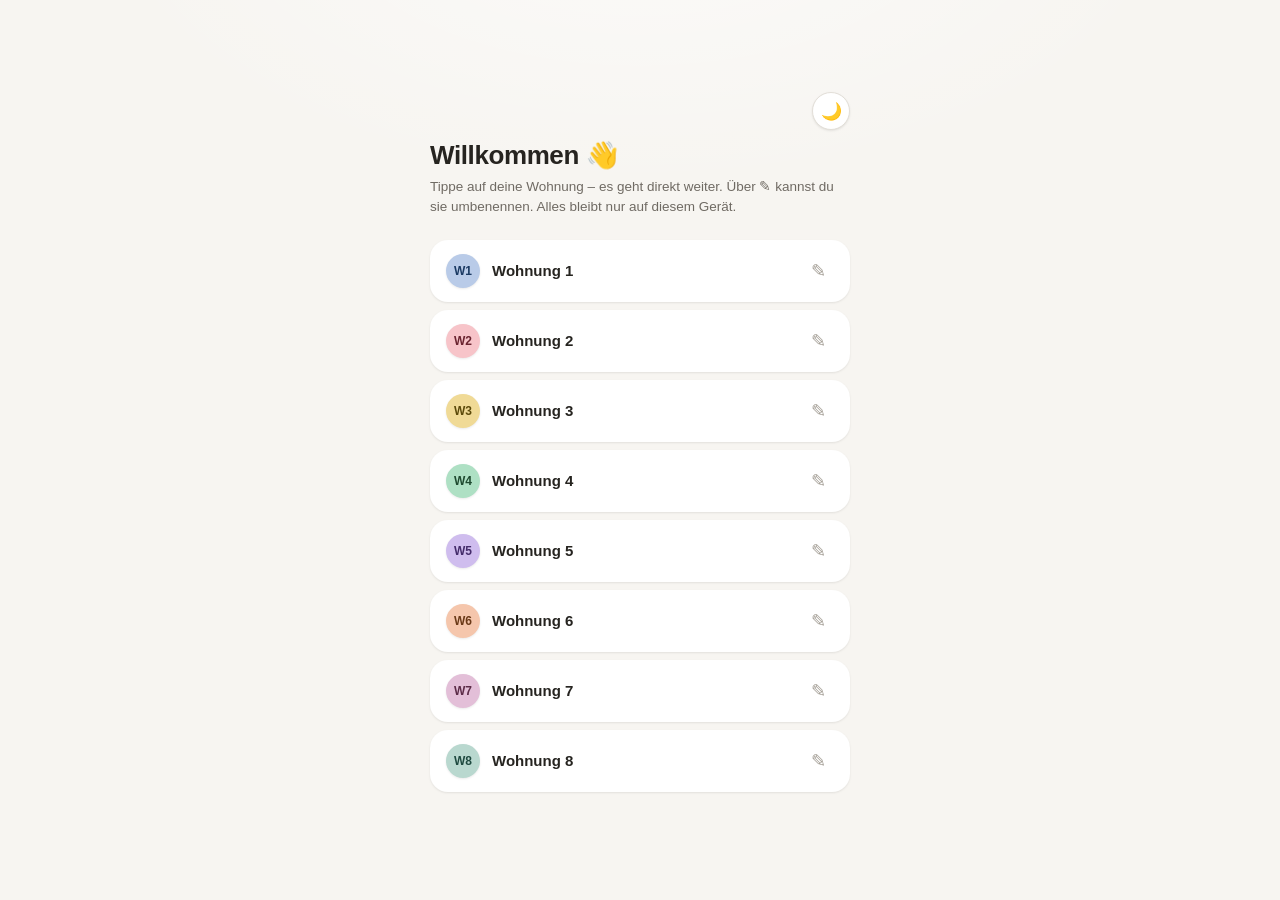
<file: index.html>
<!DOCTYPE html>
<html lang="de">
<head>
<meta charset="UTF-8">
<meta name="viewport" content="width=device-width, initial-scale=1, viewport-fit=cover, maximum-scale=1">
<title>Kehrwochenplan</title>
<meta name="theme-color" content="#F7F5F1">
<meta name="mobile-web-app-capable" content="yes">
<meta name="apple-mobile-web-app-capable" content="yes">
<meta name="apple-mobile-web-app-status-bar-style" content="default">
<meta name="apple-mobile-web-app-title" content="Kehrwoche">
<link rel="manifest" href="manifest.json">
<link rel="apple-touch-icon" href="icons/icon-180.png">
<link rel="icon" href="icons/icon-192.png">
<link rel="stylesheet" href="style.css">
<script>
  // Theme vor dem ersten Paint setzen, um Flackern zu vermeiden.
  (function () {
    try {
      var p = JSON.parse(localStorage.getItem("kw_theme"));
      var dark = p === "dark" || ((p == null || p === "auto") &&
        window.matchMedia && window.matchMedia("(prefers-color-scheme: dark)").matches);
      document.documentElement.dataset.theme = dark ? "dark" : "light";
    } catch (e) {}
  })();
</script>
</head>
<body>
<div class="app">

  <!-- Erstbesuch: Wohnung auswählen -->
  <section id="onboarding" class="onboarding">
    <div class="topbar">
      <button class="theme-toggle icon-btn" type="button" aria-label="Dunkelmodus umschalten"></button>
    </div>
    <h1>Willkommen 👋</h1>
    <p class="sub">Tippe auf deine Wohnung – es geht direkt weiter. Über ✎ kannst du sie umbenennen. Alles bleibt nur auf diesem Gerät.</p>
    <div id="wohnungGrid" class="wohnung-list"></div>
  </section>

  <!-- Hauptansicht -->
  <section id="main">

    <header id="header" class="header">
      <div class="header-left">
        <div id="avatar" class="avatar"></div>
        <div class="header-labels">
          <p class="header-eyebrow">Deine Wohnung</p>
          <p id="headerTitle" class="header-title"></p>
        </div>
      </div>
      <div class="header-right">
        <button class="theme-toggle icon-btn" type="button" aria-label="Dunkelmodus umschalten"></button>
        <button id="changeWohnungBtn" class="link-btn">Ändern</button>
      </div>
    </header>

    <div class="week-nav">
      <button id="prevWeek" class="nav-btn" aria-label="Vorherige Woche">‹</button>
      <span id="weekLabel" class="week-label"></span>
      <button id="nextWeek" class="nav-btn" aria-label="Nächste Woche">›</button>
    </div>

    <div id="weekCard" class="week-card">
      <p id="headline" class="headline"></p>
      <p id="subline" class="subline"></p>
      <span id="weekTag" class="tag hidden"></span>
    </div>

    <div id="actions" class="actions"></div>

    <div id="panel" class="panel hidden"></div>

    <textarea id="noteField" class="note-field" placeholder="Notiz für dich selbst zu dieser Woche..."></textarea>

    <div class="countdown">
      <span id="countdownText"></span>
    </div>
    <div class="countdown countdown-next">
      <span id="countdownNext"></span>
    </div>

  </section>
</div>

<script src="app.js"></script>
</body>
</html>
</file>
<file: style.css>
:root {
  --bg: #F7F5F1;
  --card-bg: #FFFFFF;
  --text-primary: #262420;
  --text-secondary: #6F6A63;
  --text-muted: #A29C93;
  --border: #E3DFD8;
  --border-strong: #CFC9BF;
  --radius-lg: 30px;
  --radius-md: 18px;
  --radius-sm: 12px;
  --radius-pill: 999px;
  --shadow-sm: 0 1px 2px rgba(20,18,15,0.04), 0 1px 3px rgba(20,18,15,0.05);
  --shadow-md: 0 6px 18px rgba(20,18,15,0.07), 0 2px 6px rgba(20,18,15,0.04);
  --shadow-lg: 0 18px 40px rgba(20,18,15,0.12), 0 6px 14px rgba(20,18,15,0.06);
  --ring: 0 0 0 3px rgba(120,110,95,0.28);
  --glass: rgba(0,0,0,0.06);
  --safe-top: env(safe-area-inset-top, 0px);
  --safe-bottom: env(safe-area-inset-bottom, 0px);

  --w1-base:#E4EAF4; --w1-strong:#B9CBE8; --w1-border:#6B8CC7; --w1-text:#1B3A63;
  --w2-base:#FCE8EA; --w2-strong:#F7C4C9; --w2-border:#D97C88; --w2-text:#6B2430;
  --w3-base:#FCF3DC; --w3-strong:#F0DA96; --w3-border:#C9A227; --w3-text:#5C4A0A;
  --w4-base:#E1F2E9; --w4-strong:#AEE0C4; --w4-border:#5FA97D; --w4-text:#1F4A30;
  --w5-base:#EEE6F7; --w5-strong:#CFBDEE; --w5-border:#9B7FD4; --w5-text:#442C6B;
  --w6-base:#FCE9E0; --w6-strong:#F5C6AC; --w6-border:#D98A5A; --w6-text:#6B3A18;
  --w7-base:#F3E6EF; --w7-strong:#E3BFD8; --w7-border:#B876A0; --w7-text:#5C2C48;
  --w8-base:#E5EFEC; --w8-strong:#B9D8CF; --w8-border:#5FA491; --w8-text:#1F4A40;
}

:root[data-theme="dark"] {
  --bg: #14120F;
  --card-bg: #201D19;
  --text-primary: #F1EDE6;
  --text-secondary: #B7B1A7;
  --text-muted: #837C72;
  --border: #322E28;
  --border-strong: #47423B;
  --shadow-sm: 0 1px 2px rgba(0,0,0,0.5);
  --shadow-md: 0 8px 22px rgba(0,0,0,0.5), 0 2px 6px rgba(0,0,0,0.4);
  --shadow-lg: 0 22px 48px rgba(0,0,0,0.6), 0 6px 16px rgba(0,0,0,0.45);
  --ring: 0 0 0 3px rgba(255,255,255,0.18);
  --glass: rgba(255,255,255,0.08);
}

* { box-sizing: border-box; }

html, body {
  margin: 0;
  padding: 0;
  background: var(--bg);
  color: var(--text-primary);
  font-family: -apple-system, BlinkMacSystemFont, "Segoe UI", Roboto, "Helvetica Neue", Arial, sans-serif;
  -webkit-tap-highlight-color: transparent;
  -webkit-font-smoothing: antialiased;
  text-rendering: optimizeLegibility;
}

body {
  min-height: 100vh;
  display: flex;
  justify-content: center;
  padding: calc(var(--safe-top) + 20px) 16px calc(var(--safe-bottom) + 24px);
  background:
    radial-gradient(900px 480px at 50% -12%, rgba(255,255,255,0.6), rgba(255,255,255,0) 62%),
    var(--bg);
  transition: background-color 0.3s ease;
}
:root[data-theme="dark"] body {
  background:
    radial-gradient(900px 480px at 50% -12%, rgba(255,255,255,0.05), rgba(255,255,255,0) 62%),
    var(--bg);
}

.app {
  width: 100%;
  max-width: 420px;
  animation: appIn 0.5s cubic-bezier(0.22, 1, 0.36, 1) both;
}

.hidden { display: none !important; }

/* Header */
.header {
  display: flex;
  align-items: center;
  justify-content: space-between;
  margin-bottom: 20px;
}

.header-left {
  display: flex;
  align-items: center;
  gap: 11px;
}

.header-right {
  display: flex;
  align-items: center;
  gap: 8px;
}

.avatar {
  width: 42px;
  height: 42px;
  border-radius: 50%;
  display: flex;
  align-items: center;
  justify-content: center;
  font-size: 14px;
  font-weight: 700;
  box-shadow: var(--shadow-sm);
}

.header-labels p { margin: 0; }
.header-eyebrow { font-size: 11px; color: var(--text-muted); letter-spacing: 0.2px; }
.header-title { font-size: 16px; font-weight: 700; letter-spacing: -0.2px; }

.link-btn {
  background: var(--card-bg);
  border: 0.5px solid var(--border);
  border-radius: var(--radius-pill);
  color: var(--text-secondary);
  font-size: 12px;
  font-weight: 500;
  padding: 7px 14px;
  cursor: pointer;
  box-shadow: var(--shadow-sm);
  transition: transform 0.12s ease, box-shadow 0.15s ease;
}
.link-btn:active { transform: scale(0.96); }

.icon-btn {
  width: 38px;
  height: 38px;
  border-radius: 50%;
  display: flex;
  align-items: center;
  justify-content: center;
  font-size: 17px;
  line-height: 1;
  background: var(--card-bg);
  border: 0.5px solid var(--border);
  color: var(--text-primary);
  cursor: pointer;
  box-shadow: var(--shadow-sm);
  transition: transform 0.12s ease, box-shadow 0.15s ease;
}
.icon-btn:active { transform: scale(0.9); }

/* Week nav */
.week-nav {
  display: flex;
  align-items: center;
  justify-content: space-between;
  gap: 8px;
  margin-bottom: 14px;
  padding: 6px;
  background: var(--card-bg);
  border: 0.5px solid var(--border);
  border-radius: var(--radius-pill);
  box-shadow: var(--shadow-sm);
}

.nav-btn {
  background: transparent;
  border: none;
  width: 38px;
  height: 38px;
  border-radius: 50%;
  display: flex;
  align-items: center;
  justify-content: center;
  font-size: 18px;
  color: var(--text-secondary);
  cursor: pointer;
  transition: background 0.15s ease, transform 0.12s ease;
}
.nav-btn:active { transform: scale(0.9); background: var(--glass); }

.week-label {
  font-size: 13px;
  font-weight: 600;
  color: var(--text-primary);
  text-align: center;
  letter-spacing: 0.2px;
}

/* Week card */
.week-card {
  position: relative;
  border-radius: var(--radius-lg);
  padding: 34px 20px;
  text-align: center;
  margin-bottom: 14px;
  border: 2px solid transparent;
  background: var(--card-bg);
  box-shadow: var(--shadow-md);
  transition: background 0.25s ease, border-color 0.25s ease, box-shadow 0.25s ease;
  touch-action: pan-y;
}

.week-card.own {
  border-width: 2px;
}

.week-card.slide-next { animation: slideNext 0.3s cubic-bezier(0.22, 1, 0.36, 1); }
.week-card.slide-prev { animation: slidePrev 0.3s cubic-bezier(0.22, 1, 0.36, 1); }
.week-card.pop { animation: popIn 0.3s cubic-bezier(0.22, 1, 0.36, 1); }

.week-card .headline {
  font-size: 23px;
  font-weight: 700;
  letter-spacing: -0.3px;
  margin: 0 0 6px;
}

.week-card .subline {
  font-size: 13.5px;
  margin: 0;
  opacity: 0.92;
}

.week-card .tag {
  display: inline-block;
  margin-top: 12px;
  font-size: 11px;
  font-weight: 600;
  padding: 4px 11px;
  border-radius: var(--radius-pill);
  background: var(--glass);
}

/* Buttons row */
.actions {
  display: flex;
  gap: 8px;
  margin-bottom: 12px;
}

.btn {
  flex: 1;
  font-size: 14px;
  font-weight: 600;
  padding: 13px 12px;
  border-radius: var(--radius-pill);
  border: 0.5px solid var(--border-strong);
  background: var(--card-bg);
  color: var(--text-primary);
  cursor: pointer;
  box-shadow: var(--shadow-sm);
  transition: transform 0.12s ease, box-shadow 0.15s ease, background 0.15s ease;
}
.btn:hover { box-shadow: var(--shadow-md); }
.btn:active { transform: scale(0.97); }
.btn.danger { color: #C0392B; }

/* Note field */
.note-field {
  width: 100%;
  min-height: 64px;
  font-size: 13.5px;
  font-family: inherit;
  padding: 14px;
  border-radius: var(--radius-md);
  border: 0.5px solid var(--border);
  background: var(--card-bg);
  color: var(--text-primary);
  resize: none;
  margin-bottom: 16px;
  box-shadow: var(--shadow-sm);
  transition: box-shadow 0.15s ease;
}
.note-field:focus { outline: none; box-shadow: var(--ring); }
.note-field::placeholder { color: var(--text-muted); }

/* Countdown */
.countdown {
  display: flex;
  align-items: center;
  justify-content: center;
  gap: 8px;
  padding-top: 14px;
  border-top: 0.5px solid var(--border);
  color: var(--text-secondary);
  font-size: 13px;
}
.countdown b { color: var(--text-primary); }
.countdown-next {
  border-top: none;
  padding-top: 6px;
  font-size: 12px;
  color: var(--text-muted);
  text-align: center;
}
.countdown-next b { color: var(--text-secondary); }

/* Onboarding */
.onboarding {
  padding-top: 8vh;
}
.onboarding .topbar {
  display: flex;
  justify-content: flex-end;
  margin-bottom: 10px;
}
.onboarding h1 {
  font-size: 26px;
  font-weight: 700;
  letter-spacing: -0.4px;
  margin: 0 0 6px;
}
.onboarding p.sub {
  font-size: 13.5px;
  line-height: 1.5;
  color: var(--text-secondary);
  margin: 0 0 22px;
}
.wohnung-list {
  display: flex;
  flex-direction: column;
  gap: 8px;
  margin-bottom: 20px;
}
.wohnung-pick {
  display: flex;
  align-items: center;
  gap: 12px;
  padding: 12px 14px;
  border-radius: var(--radius-md);
  border: 2px solid transparent;
  background: var(--card-bg);
  font-size: 15px;
  font-weight: 600;
  cursor: pointer;
  box-shadow: var(--shadow-sm);
  transition: transform 0.14s ease, box-shadow 0.18s ease;
}
.wohnung-pick:hover { box-shadow: var(--shadow-md); }
.wohnung-pick:active { transform: scale(0.99); }
.wohnung-pick.selected {
  border-width: 2px;
  box-shadow: var(--shadow-md);
}
.wohnung-swatch {
  flex: 0 0 auto;
  width: 34px;
  height: 34px;
  border-radius: 50%;
  display: flex;
  align-items: center;
  justify-content: center;
  font-size: 12px;
  font-weight: 700;
  box-shadow: var(--shadow-sm);
}
.wohnung-name {
  flex: 1 1 auto;
  min-width: 0;
  overflow: hidden;
  text-overflow: ellipsis;
  white-space: nowrap;
}
.rename-btn {
  flex: 0 0 auto;
  background: none;
  border: none;
  color: var(--text-muted);
  font-size: 18px;
  padding: 6px 8px;
  cursor: pointer;
  border-radius: var(--radius-sm);
}
.rename-btn:active { background: rgba(0,0,0,0.05); }
.wohnung-pick.editing {
  cursor: default;
}
.rename-input {
  flex: 1 1 auto;
  min-width: 0;
  font-size: 15px;
  font-family: inherit;
  font-weight: 600;
  padding: 8px 10px;
  border-radius: var(--radius-sm);
  border: 0.5px solid var(--border-strong);
  background: var(--bg);
  color: var(--text-primary);
}
.rename-save {
  flex: 0 0 auto;
  background: none;
  border: none;
  color: var(--text-primary);
  font-size: 20px;
  padding: 6px 8px;
  cursor: pointer;
}

/* Panel (Vertretung / Tausch) */
.panel {
  background: var(--card-bg);
  border: 0.5px solid var(--border);
  border-radius: var(--radius-md);
  padding: 16px;
  margin-bottom: 12px;
  box-shadow: var(--shadow-md);
  animation: panelIn 0.28s cubic-bezier(0.22, 1, 0.36, 1) both;
}
.panel .field { margin-bottom: 10px; }
.panel label {
  display: block;
  font-size: 11px;
  color: var(--text-secondary);
  margin-bottom: 4px;
}
.panel input[type="date"],
.panel input[type="text"] {
  width: 100%;
  font-size: 13px;
  padding: 9px 10px;
  border-radius: var(--radius-sm);
  border: 0.5px solid var(--border-strong);
  font-family: inherit;
  background: var(--bg);
  color: var(--text-primary);
}
.panel .row { display: flex; gap: 8px; }
.panel .row > .field { flex: 1; }
.panel .btn { width: 100%; margin-top: 4px; }
.btn.ghost {
  border-color: transparent;
  background: none;
  color: var(--text-secondary);
}

.info-note {
  font-size: 12px;
  line-height: 1.4;
  color: var(--text-secondary);
  background: var(--glass);
  border-radius: var(--radius-sm);
  padding: 8px 10px;
  margin: 0 0 12px;
}

.panel-title {
  font-size: 13px;
  font-weight: 600;
  margin: 0 0 8px;
  color: var(--text-primary);
}

.divider {
  display: flex;
  align-items: center;
  text-align: center;
  color: var(--text-muted);
  font-size: 11px;
  margin: 14px 0 10px;
}
.divider::before,
.divider::after {
  content: "";
  flex: 1;
  height: 0.5px;
  background: var(--border);
}
.divider span { padding: 0 10px; }

/* Swap-Liste */
.swap-list {
  display: flex;
  flex-direction: column;
  gap: 8px;
  max-height: 260px;
  overflow-y: auto;
  margin-bottom: 10px;
  -webkit-overflow-scrolling: touch;
}
.swap-row {
  display: flex;
  align-items: center;
  justify-content: space-between;
  gap: 8px;
  width: 100%;
  text-align: left;
  padding: 10px 12px;
  border-radius: var(--radius-sm);
  border: 1.5px solid var(--border-strong);
  background: var(--card-bg);
  color: var(--text-primary);
  cursor: pointer;
  box-shadow: var(--shadow-sm);
  transition: transform 0.12s ease, box-shadow 0.15s ease;
}
.swap-row:hover { box-shadow: var(--shadow-md); }
.swap-row:active { transform: scale(0.99); }
.swap-row-texts { display: flex; flex-direction: column; min-width: 0; }
.swap-row-main { font-size: 13px; font-weight: 600; }
.swap-row-sub { font-size: 11px; color: var(--text-secondary); }
.swap-badge {
  flex: 0 0 auto;
  font-size: 10px;
  font-weight: 600;
  padding: 2px 8px;
  border-radius: 20px;
  background: var(--glass);
  color: var(--text-secondary);
}
.swap-empty {
  font-size: 12px;
  color: var(--text-muted);
  margin: 4px 0 10px;
}

/* Animationen & Zugänglichkeit */
@keyframes appIn {
  from { opacity: 0; transform: translateY(8px); }
  to { opacity: 1; transform: none; }
}
@keyframes panelIn {
  from { opacity: 0; transform: translateY(-6px); }
  to { opacity: 1; transform: none; }
}
@keyframes slideNext {
  from { opacity: 0; transform: translateX(28px) scale(0.99); }
  to { opacity: 1; transform: none; }
}
@keyframes slidePrev {
  from { opacity: 0; transform: translateX(-28px) scale(0.99); }
  to { opacity: 1; transform: none; }
}
@keyframes popIn {
  from { opacity: 0.5; transform: scale(0.985); }
  to { opacity: 1; transform: none; }
}

button:focus-visible,
input:focus-visible,
textarea:focus-visible,
.wohnung-pick:focus-visible,
.swap-row:focus-visible {
  outline: none;
  box-shadow: var(--ring);
}

@media (prefers-reduced-motion: reduce) {
  *, *::before, *::after {
    animation-duration: 0.001ms !important;
    animation-iteration-count: 1 !important;
    transition-duration: 0.001ms !important;
  }
}
</file>
